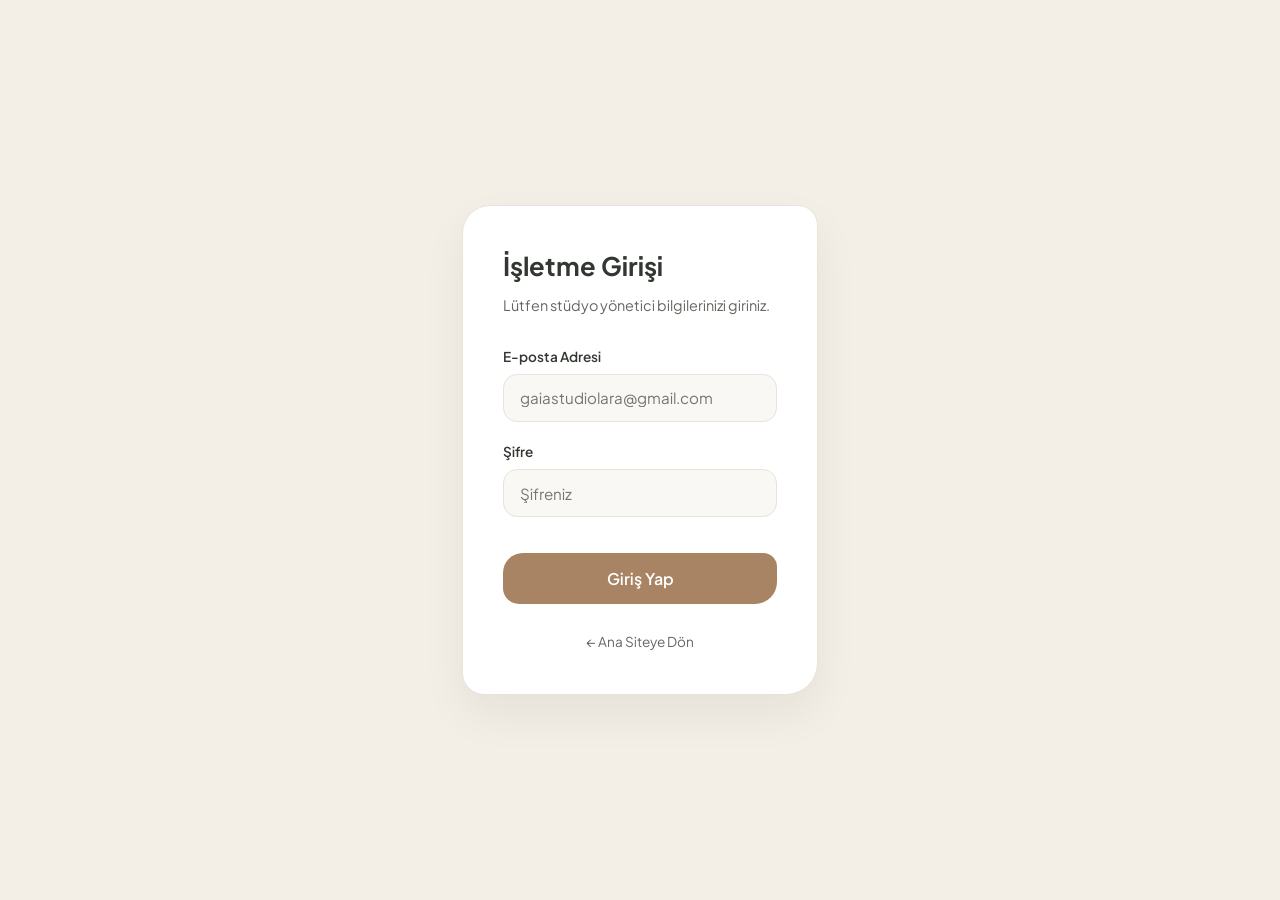
<file: admin.html>
<!DOCTYPE html>
<html lang="tr">
<head>
    <meta charset="UTF-8">
    <meta name="viewport" content="width=device-width, initial-scale=1.0">
    <title>İşletme Yönetim Paneli | Studio Gaia</title>
    <link rel="stylesheet" href="style.css">
    <link href="https://fonts.googleapis.com/css2?family=Plus+Jakarta+Sans:wght@300;400;500;600;700&display=swap" rel="stylesheet">
</head>
<body class="admin-body">

    <!-- Giriş Ekranı -->
    <div id="loginScreen" class="login-screen">
        <div class="login-card">
            <h2>İşletme Girişi</h2>
            <p>Lütfen stüdyo yönetici bilgilerinizi giriniz.</p>
            <form id="loginForm">
                <div class="input-group">
                    <label for="adminEmail">E-posta Adresi</label>
                    <input type="email" id="adminEmail" required placeholder="gaiastudiolara@gmail.com">
                </div>
                <div class="input-group">
                    <label for="adminPassword">Şifre</label>
                    <input type="password" id="adminPassword" required placeholder="Şifreniz">
                </div>
                <button type="submit" class="submit-btn">Giriş Yap</button>
                <div id="loginError" class="login-error">Bilgiler hatalı, lütfen tekrar deneyin.</div>
            </form>
            <div class="back-home">
                <a href="index.html">← Ana Siteye Dön</a>
            </div>
        </div>
    </div>

    <!-- Yönetim Paneli Ekranı -->
    <div id="adminPanelScreen" class="admin-panel-screen" style="display: none;">
        <header class="admin-topbar">
            <div class="topbar-container">
                <h2>Studio Gaia · Yönetim Paneli</h2>
                <div class="topbar-actions">
                    <a href="index.html" class="view-site-btn" target="_blank">Siteyi Görüntüle</a>
                    <button id="logoutBtn" class="logout-btn">Çıkış Yap</button>
                </div>
            </div>
        </header>

        <main class="admin-main">
            <!-- Sekme Navigasyonu -->
            <div class="admin-tabs">
                <button class="tab-btn active" data-tab="pendingTab">Gelen Talepler (<span id="badgePending">0</span>)</button>
                <button class="tab-btn" data-tab="approvedTab">Onaylanan Seanslar (<span id="badgeApproved">0</span>)</button>
                <button class="tab-btn" data-tab="rejectedTab">Reddedilenler (<span id="badgeRejected">0</span>)</button>
            </div>

            <!-- Gelen Talepler Sekmesi -->
            <div id="pendingTab" class="tab-content active">
                <div class="admin-container">
                    <div class="admin-header-bar">
                        <span>Bekleyen Randevu Talepleri</span>
                    </div>
                    <div class="table-responsive">
                        <table class="admin-table">
                            <thead>
                                <tr>
                                    <th>Danışan Adı</th>
                                    <th>Telefon</th>
                                    <th>Hizmet</th>
                                    <th>İstenen Tarih</th>
                                    <th>İşlemler</th>
                                </tr>
                            </thead>
                            <tbody id="pendingTableBody">
                                <tr><td colspan="5" class="empty-text">Bekleyen talep bulunmuyor.</td></tr>
                            </tbody>
                        </table>
                    </div>
                </div>
            </div>

            <!-- Onaylanan Seanslar Sekmesi -->
            <div id="approvedTab" class="tab-content">
                <div class="admin-container">
                    <div class="admin-header-bar">
                        <span>Onaylanan Seanslar ve Saatler</span>
                    </div>
                    <div class="table-responsive">
                        <table class="admin-table">
                            <thead>
                                <tr>
                                    <th>Danışan Adı</th>
                                    <th>Telefon</th>
                                    <th>Hizmet</th>
                                    <th>Tarih & Saat</th>
                                    <th>İşletme Notu</th>
                                    <th>İşlemler</th>
                                </tr>
                            </thead>
                            <tbody id="approvedTableBody">
                                <tr><td colspan="6" class="empty-text">Onaylanmış seans bulunmuyor.</td></tr>
                            </tbody>
                        </table>
                    </div>
                </div>
            </div>

            <!-- Reddedilenler Sekmesi -->
            <div id="rejectedTab" class="tab-content">
                <div class="admin-container">
                    <div class="admin-header-bar">
                        <span>Reddedilen Talepler</span>
                    </div>
                    <div class="table-responsive">
                        <table class="admin-table">
                            <thead>
                                <tr>
                                    <th>Danışan Adı</th>
                                    <th>Telefon</th>
                                    <th>Hizmet</th>
                                    <th>Talep Tarihi</th>
                                    <th>İşlemler</th>
                                </tr>
                            </thead>
                            <tbody id="rejectedTableBody">
                                <tr><td colspan="5" class="empty-text">Reddedilen talep bulunmuyor.</td></tr>
                            </tbody>
                        </table>
                    </div>
                </div>
            </div>
        </main>
    </div>

    <!-- Onaylama / Saat Seçim Modalı -->
    <div id="actionModal" class="modal-overlay" style="display: none;">
        <div class="modal-card">
            <h3>Seans Onayla ve Saat Belirle</h3>
            <p>Danışanın stüdyoya geleceği saati seçin:</p>
            <div class="input-group">
                <label for="modalTimeInput">Seans Saati</label>
                <input type="time" id="modalTimeInput" value="10:00" required>
            </div>
            <div class="input-group">
                <label for="modalNoteInput">İşletme Notu (Opsiyonel)</label>
                <input type="text" id="modalNoteInput" placeholder="Örn: Mat 3 numaralı yer ayrıldı">
            </div>
            <div id="modalAlert" class="modal-error" style="display:none;">Bu tarih ve saatte zaten kayıtlı bir seans var!</div>
            <div class="modal-actions">
                <button id="modalCancelBtn" class="btn-outline-modal">İptal</button>
                <button id="modalConfirmBtn" class="btn-primary-modal">Onayla</button>
            </div>
        </div>
    </div>

    <script src="script.js"></script>
</body>
</html>
</file>
<file: style.css>
* {
    box-sizing: border-box;
    margin: 0;
    padding: 0;
    font-family: 'Plus Jakarta Sans', sans-serif;
}

:root {
    --bg: #fcfbfa; /* Beyaza yakın, yumuşak doğal krem */
    --card-bg: #ffffff;
    --primary: #323831;
    --accent: #a88364;
    --text-main: #20241f;
    --text-muted: #626860;
    --border: #e8e3d9;
    --transition: all 0.35s cubic-bezier(0.16, 1, 0.3, 1);
}

body {
    background-color: var(--bg);
    color: var(--text-main);
    line-height: 1.6;
    overflow-x: hidden;
    padding-top: 41px; /* Ticker bant yüksekliği */
}

/* Ticker Bant */
.review-ticker {
    background-color: var(--primary);
    color: #fff;
    padding: 0.7rem 0;
    overflow: hidden;
    position: fixed;
    top: 0;
    left: 0;
    width: 100%;
    z-index: 1001;
    font-size: 0.85rem;
}

.ticker-track {
    display: flex;
    width: max-content;
    animation: scrollTicker 32s linear infinite;
}

.ticker-item {
    display: flex;
    align-items: center;
    gap: 1.2rem;
    padding: 0 2.5rem;
    white-space: nowrap;
}

.stars {
    color: #f4d03f;
    letter-spacing: 1px;
}

@keyframes scrollTicker {
    0% { transform: translateX(0); }
    100% { transform: translateX(-50%); }
}

/* Header / Navbar */
.navbar {
    position: fixed;
    top: 41px;
    left: 0;
    width: 100%;
    background: rgba(252, 251, 250, 0.92);
    backdrop-filter: blur(12px);
    border-bottom: 1px solid var(--border);
    z-index: 1000;
}

.nav-container {
    max-width: 1200px;
    margin: 0 auto;
    display: flex;
    justify-content: space-between;
    align-items: center;
    padding: 1rem 2rem;
}

.logo {
    font-weight: 700;
    font-size: 1.2rem;
    color: var(--primary);
    text-decoration: none;
    letter-spacing: 1.5px;
    text-transform: uppercase;
}

.nav-menu {
    display: flex;
    gap: 2rem;
    align-items: center;
}

.nav-menu a {
    text-decoration: none;
    color: var(--text-main);
    font-weight: 500;
    font-size: 0.95rem;
    transition: var(--transition);
}

.nav-menu a:hover {
    color: var(--accent);
}

.nav-cta {
    background-color: var(--primary);
    color: #fff;
    padding: 0.55rem 1.3rem;
    border-radius: 40px 18px 35px 20px;
    text-decoration: none;
    font-size: 0.9rem;
    font-weight: 500;
    transition: var(--transition);
}

.nav-cta:hover {
    background-color: var(--accent);
}

/* Hero Section */
.hero {
    max-width: 1200px;
    margin: 40px auto 4rem auto;
    padding: 3rem 2rem;
    display: grid;
    grid-template-columns: 1fr 1.1fr;
    gap: 3.5rem;
    align-items: center;
}

.badge {
    display: inline-block;
    background: rgba(168, 131, 100, 0.1);
    color: var(--accent);
    padding: 0.4rem 1rem;
    border-radius: 16px 24px 18px 22px;
    font-size: 0.85rem;
    font-weight: 600;
    margin-bottom: 1.2rem;
    text-transform: uppercase;
}

.hero-text h1 {
    font-size: 3.2rem;
    color: var(--primary);
    line-height: 1.15;
    margin-bottom: 1.2rem;
    font-weight: 700;
}

.hero-text p {
    font-size: 1.1rem;
    color: var(--text-muted);
    margin-bottom: 2rem;
}

.hero-actions {
    display: flex;
    gap: 1rem;
    flex-wrap: wrap;
}

.btn-primary {
    background-color: var(--primary);
    color: #fff;
    padding: 0.9rem 1.9rem;
    border-radius: 32px 20px 38px 22px;
    text-decoration: none;
    font-weight: 600;
    transition: var(--transition);
    text-align: center;
}

.btn-primary:hover {
    background-color: var(--accent);
    transform: translateY(-2px);
}

.btn-outline {
    border: 2px solid var(--primary);
    color: var(--primary);
    padding: 0.9rem 1.9rem;
    border-radius: 20px 32px 22px 38px;
    text-decoration: none;
    font-weight: 600;
    transition: var(--transition);
    text-align: center;
}

.btn-outline:hover {
    background-color: var(--primary);
    color: #fff;
}

/* Hero Gallery Collage */
.hero-gallery {
    display: grid;
    grid-template-columns: repeat(2, 1fr);
    grid-template-rows: repeat(2, 190px);
    gap: 1.2rem;
}

.gallery-card {
    border-radius: 28px 18px 32px 20px;
    overflow: hidden;
    box-shadow: 0 12px 35px rgba(0,0,0,0.05);
}

.gallery-card img {
    width: 100%;
    height: 100%;
    object-fit: cover;
    transition: transform 0.6s ease;
}

.gallery-card:hover img {
    transform: scale(1.04);
}

.main-img {
    grid-column: span 1;
    grid-row: span 2;
    border-radius: 36px 20px 30px 24px;
}

/* Hizmetler */
.services {
    max-width: 1200px;
    margin: 5rem auto;
    padding: 0 2rem;
}

.section-title {
    text-align: center;
    max-width: 600px;
    margin: 0 auto 3rem auto;
}

.section-title h2 {
    font-size: 2.2rem;
    color: var(--primary);
    margin-bottom: 0.8rem;
}

.section-title p {
    color: var(--text-muted);
}

.services-grid {
    display: grid;
    grid-template-columns: repeat(auto-fit, minmax(280px, 1fr));
    gap: 2.2rem;
}

.service-card {
    background: var(--card-bg);
    border-radius: 26px 20px 30px 22px;
    overflow: hidden;
    border: 1px solid var(--border);
    box-shadow: 0 10px 30px rgba(0,0,0,0.02);
    transition: var(--transition);
}

.service-card:hover {
    transform: translateY(-4px);
    border-color: var(--accent);
}

.card-image {
    height: 220px;
}

.card-image img {
    width: 100%;
    height: 100%;
    object-fit: cover;
}

.card-body {
    padding: 2rem;
}

.card-body h3 {
    color: var(--primary);
    font-size: 1.3rem;
    margin-bottom: 0.8rem;
}

.card-body p {
    color: var(--text-muted);
    font-size: 0.95rem;
}

/* Randevu Alanı */
.booking-section {
    max-width: 1200px;
    margin: 6rem auto;
    padding: 0 2rem;
}

.booking-wrapper {
    background: #f4efe6;
    border-radius: 36px 24px 40px 28px;
    padding: 3.5rem;
    display: grid;
    grid-template-columns: 1fr 1.1fr;
    gap: 3rem;
    align-items: center;
}

.booking-info h2 {
    font-size: 2.2rem;
    color: var(--primary);
    margin-bottom: 1rem;
}

.booking-info p {
    color: var(--text-muted);
    margin-bottom: 2rem;
}

.studio-hours h4 {
    color: var(--primary);
    margin-bottom: 0.8rem;
    font-size: 1.1rem;
}

.studio-hours ul {
    list-style: none;
}

.studio-hours li {
    display: flex;
    justify-content: space-between;
    padding: 0.5rem 0;
    border-bottom: 1px solid rgba(50, 56, 49, 0.08);
    font-size: 0.95rem;
}

.booking-card {
    background: var(--card-bg);
    padding: 2.5rem;
    border-radius: 24px 18px 26px 20px;
    box-shadow: 0 15px 35px rgba(0,0,0,0.04);
}

.input-group {
    margin-bottom: 1.2rem;
}

.input-group label {
    display: block;
    font-size: 0.85rem;
    font-weight: 600;
    color: var(--primary);
    margin-bottom: 0.4rem;
}

.input-group input, .input-group select {
    width: 100%;
    padding: 0.85rem 1rem;
    border: 1px solid var(--border);
    border-radius: 14px;
    background: #faf8f5;
    font-size: 0.95rem;
    outline: none;
    transition: var(--transition);
}

.input-group input:focus, .input-group select:focus {
    border-color: var(--accent);
    background: #fff;
}

.submit-btn {
    width: 100%;
    background-color: var(--accent);
    color: #fff;
    border: none;
    padding: 0.95rem;
    border-radius: 20px 14px 22px 16px;
    font-weight: 600;
    font-size: 1rem;
    cursor: pointer;
    transition: var(--transition);
    margin-top: 1rem;
}

.submit-btn:hover {
    background-color: var(--primary);
}

.form-alert {
    display: none;
    margin-top: 1rem;
    background: #eaf4ed;
    color: #1e4620;
    padding: 0.8rem;
    border-radius: 12px;
    text-align: center;
    font-size: 0.9rem;
    font-weight: 600;
}

/* İletişim & Harita */
.contact-section {
    max-width: 1200px;
    margin: 6rem auto;
    padding: 0 2rem;
}

.contact-grid {
    display: grid;
    grid-template-columns: 1fr 1.2fr;
    gap: 3rem;
}

.contact-details {
    display: flex;
    flex-direction: column;
    gap: 1.5rem;
    justify-content: center;
}

.detail-box {
    background: var(--card-bg);
    padding: 1.5rem 2rem;
    border-radius: 20px 16px 22px 14px;
    border: 1px solid var(--border);
}

.detail-box h4 {
    color: var(--primary);
    margin-bottom: 0.4rem;
    font-size: 1rem;
}

.detail-box p, .detail-box a {
    color: var(--text-muted);
    text-decoration: none;
    font-size: 0.95rem;
}

.map-container {
    height: 400px;
    border-radius: 24px 18px 28px 20px;
    overflow: hidden;
    border: 1px solid var(--border);
}

.map-container iframe {
    width: 100%;
    height: 100%;
    border: 0;
}

/* Footer & Gizli İşletme Bağlantısı */
footer {
    background-color: var(--primary);
    color: #fff;
    text-align: center;
    padding: 3rem 2rem 2rem 2rem;
    margin-top: 6rem;
}

.footer-content h3 {
    font-size: 1.2rem;
    letter-spacing: 1.5px;
    margin-bottom: 0.5rem;
    text-transform: uppercase;
}

.footer-content p {
    color: #a8b0a5;
    font-size: 0.9rem;
    margin-bottom: 0.4rem;
}

.copyright {
    font-size: 0.8rem;
    opacity: 0.6;
    margin-bottom: 1.2rem;
}

.footer-admin-link a {
    color: #7b8577;
    font-size: 0.75rem;
    text-decoration: none;
    transition: var(--transition);
}

.footer-admin-link a:hover {
    color: #fff;
}

/* --- İŞLETME PANELİ VE GİRİŞ EKRANI STİLLERİ (Masaüstü Odaklı) --- */
.admin-body {
    background-color: #f4efe6 !important;
    display: flex;
    align-items: center;
    justify-content: center;
    min-height: 100vh;
    padding-top: 0 !important;
}

.login-screen {
    width: 100%;
    max-width: 420px;
    padding: 2rem;
}

.login-card {
    background: var(--card-bg);
    padding: 2.5rem;
    border-radius: 28px 20px 32px 22px;
    box-shadow: 0 20px 45px rgba(0,0,0,0.06);
    border: 1px solid var(--border);
}

.login-card h2 {
    color: var(--primary);
    font-size: 1.6rem;
    margin-bottom: 0.4rem;
}

.login-card p {
    color: var(--text-muted);
    font-size: 0.9rem;
    margin-bottom: 1.8rem;
}

.login-error {
    display: none;
    margin-top: 1rem;
    background: #fde8e8;
    color: #9b1c1c;
    padding: 0.7rem;
    border-radius: 10px;
    text-align: center;
    font-size: 0.85rem;
    font-weight: 600;
}

.back-home {
    text-align: center;
    margin-top: 1.5rem;
}

.back-home a {
    color: var(--text-muted);
    text-decoration: none;
    font-size: 0.85rem;
    transition: var(--transition);
}

.back-home a:hover {
    color: var(--accent);
}

.admin-panel-screen {
    width: 100%;
    min-height: 100vh;
    background-color: var(--bg);
}

.admin-topbar {
    background: var(--primary);
    color: #fff;
    padding: 1rem 2rem;
    box-shadow: 0 4px 20px rgba(0,0,0,0.08);
}

.topbar-container {
    max-width: 1200px;
    margin: 0 auto;
    display: flex;
    justify-content: space-between;
    align-items: center;
}

.topbar-container h2 {
    font-size: 1.1rem;
    letter-spacing: 1px;
}

.topbar-actions {
    display: flex;
    gap: 1rem;
    align-items: center;
}

.view-site-btn {
    color: #fff;
    text-decoration: none;
    font-size: 0.85rem;
    opacity: 0.8;
    border: 1px solid rgba(255,255,255,0.3);
    padding: 0.4rem 0.8rem;
    border-radius: 8px;
    transition: var(--transition);
}

.view-site-btn:hover {
    opacity: 1;
    background: rgba(255,255,255,0.1);
}

.logout-btn {
    background: rgba(255,255,255,0.15);
    border: none;
    color: #fff;
    padding: 0.4rem 1rem;
    border-radius: 10px;
    cursor: pointer;
    font-size: 0.85rem;
    transition: var(--transition);
}

.logout-btn:hover {
    background: #c53030;
}

.admin-main {
    max-width: 1200px;
    margin: 3rem auto;
    padding: 0 2rem;
}

.admin-tabs {
    display: flex;
    gap: 1rem;
    margin-bottom: 1.5rem;
    overflow-x: auto;
}

.tab-btn {
    background: #ece6dc;
    border: none;
    padding: 0.7rem 1.4rem;
    border-radius: 14px 10px 16px 12px;
    font-weight: 600;
    color: var(--text-muted);
    cursor: pointer;
    transition: var(--transition);
    white-space: nowrap;
}

.tab-btn.active {
    background: var(--primary);
    color: #fff;
}

.tab-content {
    display: none;
}

.tab-content.active {
    display: block;
}

.admin-container {
    background: var(--card-bg);
    border-radius: 28px 20px 32px 22px;
    border: 1px solid var(--border);
    box-shadow: 0 15px 35px rgba(0,0,0,0.03);
    overflow: hidden;
}

.admin-header-bar {
    background: #ece6dc;
    color: var(--primary);
    padding: 1.2rem 2rem;
    display: flex;
    justify-content: space-between;
    align-items: center;
    font-weight: 600;
}

.table-responsive {
    width: 100%;
    overflow-x: auto;
}

.admin-table {
    width: 100%;
    border-collapse: collapse;
    text-align: left;
    min-width: 700px; /* Admin paneli masaüstü uyumlu kalsın diye minimum genişlik */
}

.admin-table th, .admin-table td {
    padding: 1rem 1.5rem;
    border-bottom: 1px solid var(--border);
    font-size: 0.95rem;
}

.admin-table th {
    background: #faf8f5;
    color: var(--primary);
    font-weight: 600;
}

.empty-text {
    text-align: center;
    color: var(--text-muted);
    padding: 3rem !important;
}

.action-btn {
    padding: 0.35rem 0.8rem;
    border-radius: 8px;
    border: none;
    cursor: pointer;
    font-size: 0.85rem;
    font-weight: 600;
    margin-right: 0.4rem;
    transition: var(--transition);
}

.approve-btn { background: #def7ec; color: #03543f; }
.approve-btn:hover { background: #bcf0da; }

.delete-btn { background: #fde8e8; color: #9b1c1c; }
.delete-btn:hover { background: #fbd5d5; }

.modal-overlay {
    position: fixed;
    top: 0; left: 0; width: 100%; height: 100%;
    background: rgba(0,0,0,0.5);
    backdrop-filter: blur(4px);
    display: flex;
    align-items: center;
    justify-content: center;
    z-index: 2000;
    padding: 1rem;
}

.modal-card {
    background: var(--card-bg);
    padding: 2rem;
    width: 100%;
    max-width: 420px;
    border-radius: 24px 18px 26px 20px;
    box-shadow: 0 20px 40px rgba(0,0,0,0.15);
    border: 1px solid var(--border);
}

.modal-card h3 {
    color: var(--primary);
    margin-bottom: 0.4rem;
    font-size: 1.25rem;
}

.modal-card p {
    color: var(--text-muted);
    font-size: 0.85rem;
    margin-bottom: 1.2rem;
}

.modal-error {
    color: #c53030;
    font-size: 0.85rem;
    font-weight: 600;
    margin-top: 0.8rem;
    text-align: center;
    display: none;
}

.modal-actions {
    display: flex;
    gap: 1rem;
    margin-top: 1.5rem;
}

.btn-primary-modal {
    flex: 1;
    background: var(--primary);
    color: #fff;
    border: none;
    padding: 0.8rem;
    border-radius: 12px;
    font-weight: 600;
    cursor: pointer;
    transition: var(--transition);
}

.btn-primary-modal:hover {
    background: var(--accent);
}

.btn-outline-modal {
    flex: 1;
    background: transparent;
    border: 1px solid var(--border);
    color: var(--text-main);
    padding: 0.8rem;
    border-radius: 12px;
    font-weight: 600;
    cursor: pointer;
    transition: var(--transition);
}

.btn-outline-modal:hover {
    background: #edf2f7;
}

/* --- TELEFON VE MOBİL UYUM (RESPONSIVE MEDIA QUERIES) --- */
@media(max-width: 900px) {
    .nav-container {
        padding: 0.9rem 1rem;
    }
    .nav-menu {
        display: none; /* Mobilde üst menüyü sadeleştirip CTA butonunu bırakıyoruz */
    }
    .hero {
        grid-template-columns: 1fr;
        margin-top: 20px;
        padding: 1.5rem 1rem;
        gap: 2rem;
    }
    .hero-text h1 {
        font-size: 2.3rem;
    }
    .hero-text p {
        font-size: 1rem;
    }
    .hero-gallery {
        grid-template-columns: repeat(2, 1fr);
        grid-template-rows: repeat(2, 140px);
    }
    .services {
        padding: 0 1rem;
        margin: 3rem auto;
    }
    .services-grid {
        grid-template-columns: 1fr;
    }
    .booking-section, .contact-section {
        padding: 0 1rem;
        margin: 3.5rem auto;
    }
    .booking-wrapper {
        grid-template-columns: 1fr;
        padding: 1.8rem;
        border-radius: 24px;
    }
    .booking-info h2, .section-title h2 {
        font-size: 1.8rem;
    }
    .booking-card {
        padding: 1.5rem;
    }
    .contact-grid {
        grid-template-columns: 1fr;
    }
    .map-container {
        height: 300px;
    }
}
</file>
